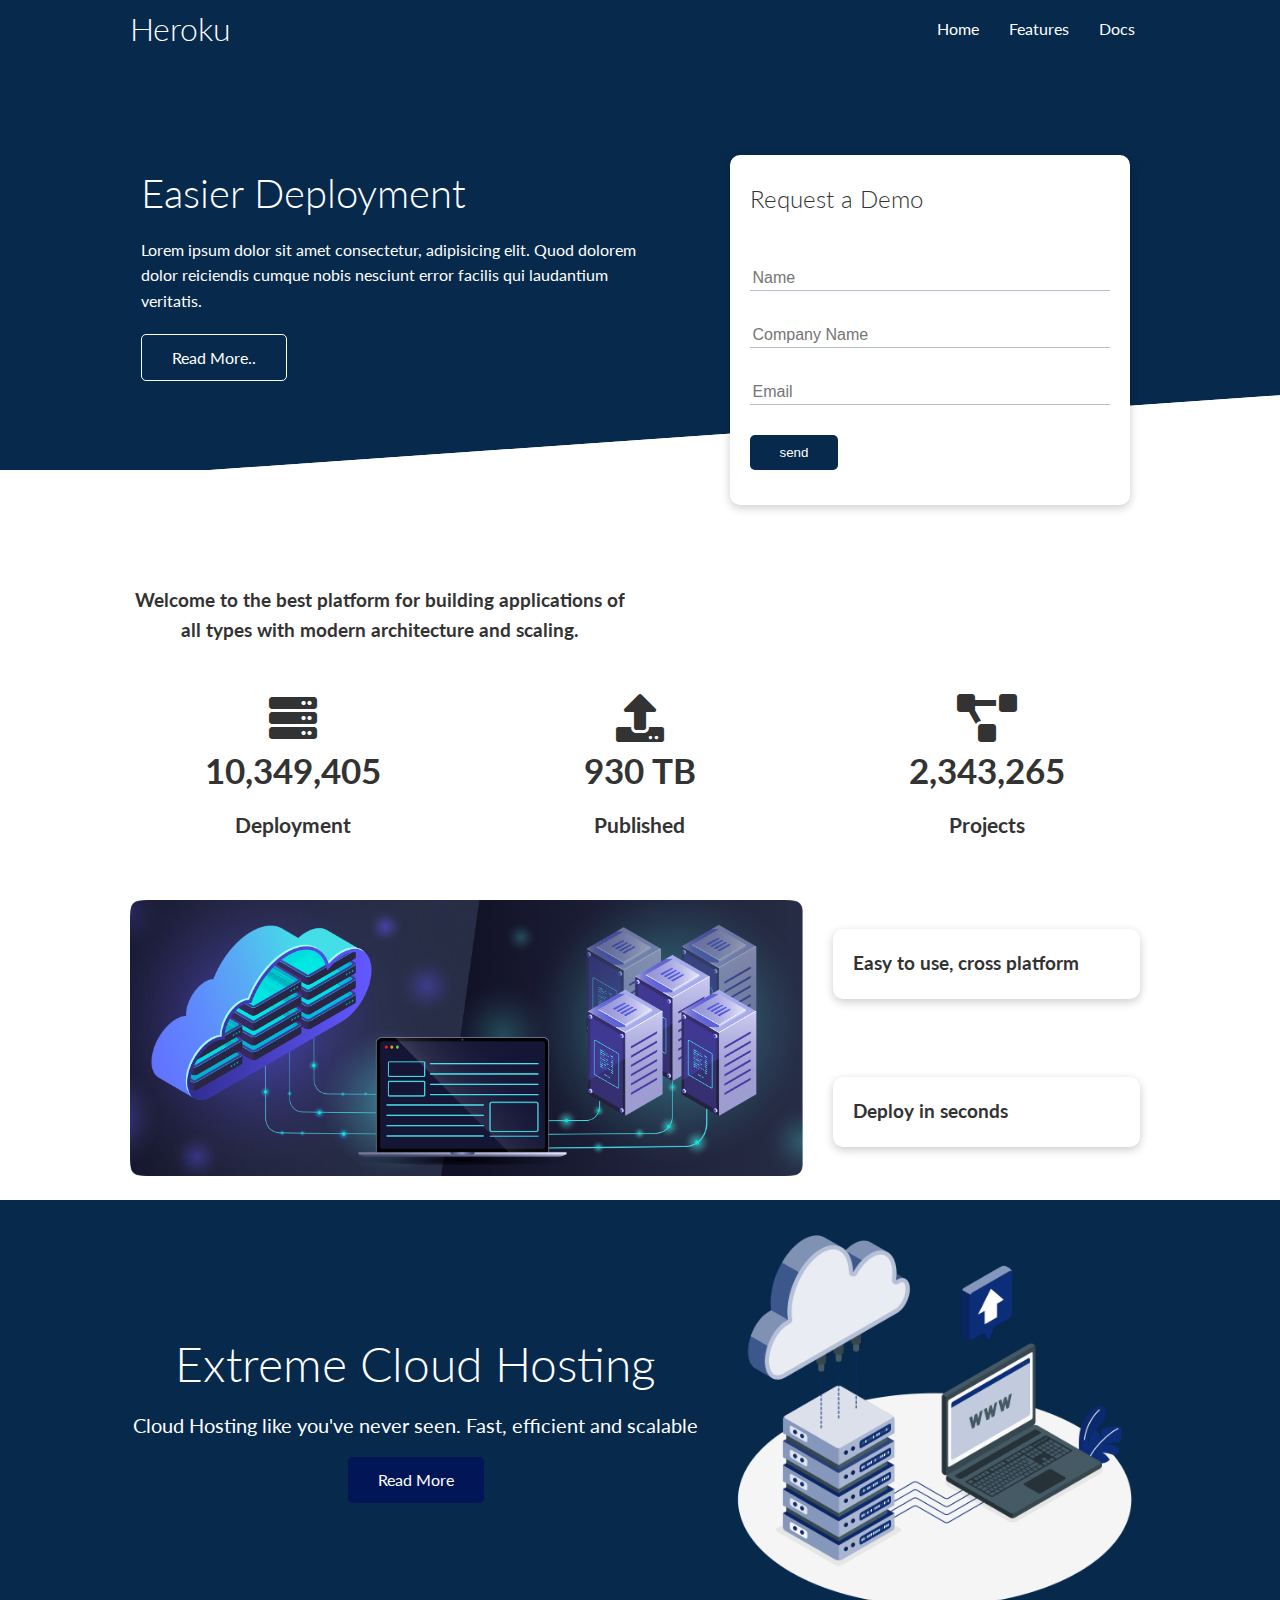
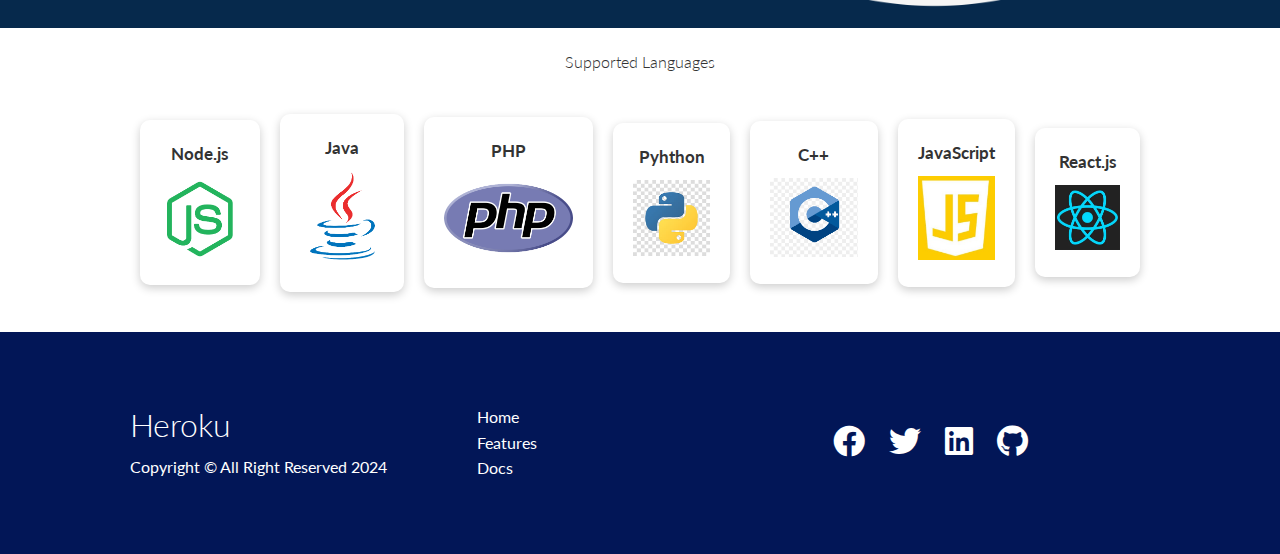
<file: index.html>
<!DOCTYPE html>
<html lang="en">
<head>
  <meta charset="UTF-8">
  <meta name="viewport" content="width=device-width, initial-scale=1.0">
  <link rel="stylesheet" href="CSS/style.css">
  <link rel="stylesheet" href="https://cdnjs.cloudflare.com/ajax/libs/font-awesome/5.15.3/css/all.min.css">
  <title>Heroku | Cloud hosting For Everyone </title>
</head>
<body>
  <!-- Navbar -->
  <div class="navbar">
    <div class="container flex">
      <h1 class="logo">Heroku</h1>
      <nav>
        <ul>
          <li><a href="index.html">Home</a></li>
          <li><a href="features.html">Features</a></li>
          <li><a href="docs.html">Docs</a></li>
        </ul>
      </nav>
    </div>
  </div>

  <!-- Showcase -->
  <section class="showcase">
    <div class="container grid">
      <div class="showcase-text">
        <h1>Easier Deployment</h1>
        <p>Lorem ipsum dolor sit amet consectetur, 
          adipisicing elit. Quod dolorem dolor reiciendis 
          cumque nobis 
        nesciunt error facilis qui laudantium veritatis.</p>
        <a href="features.html" class="btn btn-outline">Read More..</a>
      </div>

      <div class="showcase-form card">
        <h2>Request a Demo</h2>
        <form name="contact" netlify-honeypot="bot-field" method="POST" data-netlify="true">
          <input type="hidden" name="form-name" value="contact">
          <p class="hidden">
            <label>
              Don’t fill this out if you’re human: <input name="bot-field" />
            </label>
          </p>
          <div class="form-control">
            <input type="text" name="name" placeholder="Name" required>
          </div>
          <div class="form-control">
            <input type="text" name="company" placeholder="Company Name" required>
          </div>
          <div class="form-control">
            <input type="email" name="email" placeholder="Email" required>
          </div>
          <input type="submit" value="send" class="btn btn-primary">
        </form>
      </div>
    </div>
  </section>

  <!-- Stats -->
  <section class="stats">
    <div class="container">
      <h3 class="stats-heading text-center my-1">
        Welcome to the best platform for building 
        applications of all types with modern 
        architecture and scaling.
      </h3>
      <div class="grid grid-3 text-center my-4">
        <div>
          <i class="fas fa-server fa-3x"></i>
          <h3>10,349,405</h3>
          <p class="text-secondary">Deployment</p>
        </div>
        <div>
          <i class="fas fa-upload fa-3x"></i>
          <h3>930 TB</h3>
          <p class="text-secondary">Published</p>
        </div>
        <div>
          <i class="fas fa-project-diagram fa-3x"></i>
          <h3>2,343,265</h3>
          <p class="text-secondary">Projects</p>
        </div>
      </div>
    </div>
  </section>

  <!-- CLI -->
  <section class="cli">
    <div class="container grid">
      <img src="images/hosting-1.png" alt="">
      <div class="card">
        <h3>Easy to use, cross platform</h3>
      </div>
      <div class="card">
        <h3>Deploy in seconds</h3>
      </div>
    </div>
  </section>

  <!-- Cloud -->
  <section class="cloud bg-primary my-2 py2">
    <div class="container grid">
      <div class="text-center">
        <h2 class="lg">Extreme Cloud Hosting</h2>
        <p class="lead my-1">Cloud Hosting like you've never seen. Fast, efficient and scalable</p>
        <a href="features.html" class="btn btn-dark">Read More</a>
      </div>
      <img src="images/Cloud hosting-amico (1).png" alt="">
    </div>
  </section>

  <!-- Languages -->
  <section class="languages">
    <h2 class="md text-center my-2">
      Supported Languages
    </h2>
    <div class="container flex">
      <div class="card">
        <h4>Node.js</h4>
        <img src="images/node.png" alt="">
      </div>
      <div class="card">
        <h4>Java</h4>
        <img src="images/Java.png" alt="">
      </div>
      <div class="card">
        <h4>PHP</h4>
        <img src="images/php.png" alt="">
      </div>
      <div class="card">
        <h4>Pyhthon</h4>
        <img src="images/python-1.jpg" alt="">
      </div>
      <div class="card">
        <h4>C++</h4>
        <img src="images/C++1.png" alt="">
      </div>
      <div class="card">
        <h4>JavaScript</h4>
        <img src="images/Javascript1.jpg" alt="">
      </div>
      <div class="card">
        <h4>React.js</h4>
        <img src="images/react.webp" alt="">
      </div>
    </div>
  </section>

  <!-- Footer -->
  <footer class="footer bg-dark py-5">
    <div class="container grid grid-3">
      <div>
        <h1>Heroku</h1>
        <p>Copyright &copy; All Right Reserved 2024</p>
      </div>
      <nav>
        <ul>
          <li><a href="index.html">Home</a></li>
          <li><a href="features.html">Features</a></li>
          <li><a href="docs.html">Docs</a></li>
        </ul>
      </nav>
      <div class="social">
        <a href="#"><i class="fab fa-facebook fa-2x"></i></a>
        <a href="#"><i class="fab fa-twitter fa-2x"></i></a>
        <a href="#"><i class="fab fa-linkedin fa-2x"></i></a>
        <a href="#"><i class="fab fa-github fa-2x"></i></a>
      </div>
    </div>
  </footer>
</body>
</html>
</file>
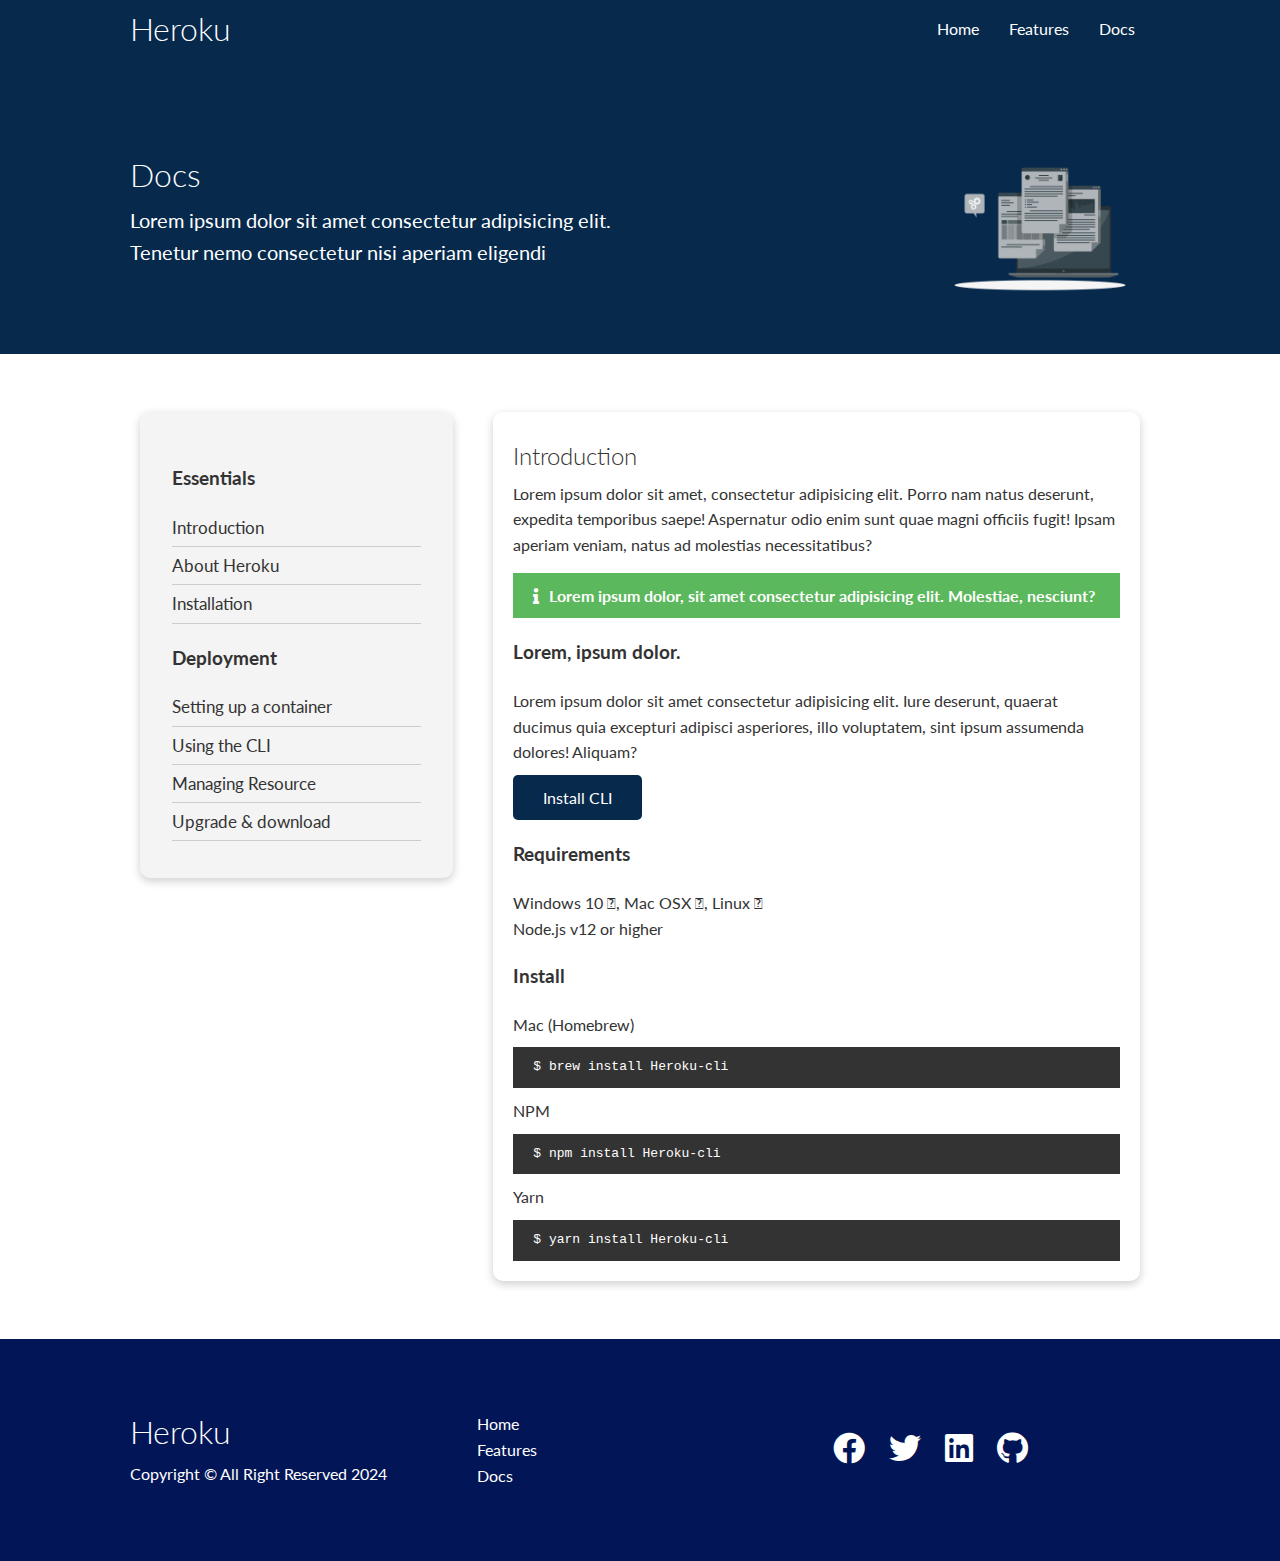
<file: docs.html>
<!DOCTYPE html>
<html lang="en">
<head>
  <meta charset="UTF-8">
  <meta name="viewport" content="width=device-width, initial-scale=1.0">
  <link rel="stylesheet" href="CSS/style.css">
  <link rel="stylesheet" href="https://cdnjs.cloudflare.com/ajax/libs/font-awesome/5.15.3/css/all.min.css">
  <title>Heroku | Cloud hosting For Everyone </title>
</head>
<body>
  <!-- Navbar -->
  <div class="navbar">
    <div class="container flex">
      <h1 class="logo">Heroku</h1>
      <nav>
        <ul>
          <li><a href="index.html">Home</a></li>
          <li><a href="features.html">Features</a></li>
          <li><a href="docs.html">Docs</a></li>
        </ul>
      </nav>
    </div>
  </div>

  <!-- Head -->
  <section class="docs-head bg-primary py-3">
    <div class="container grid">
      <div>
        <h1 class="xl">Docs</h1>
        <p class="lead">Lorem ipsum dolor sit amet 
          consectetur adipisicing elit. 
          Tenetur nemo consectetur nisi aperiam eligendi
        </p>
      </div>
      <img src="images/Online document-rafiki.png" alt="">
    </div>
  </section>

  <!-- Docs Main -->
  <section class="docs-main my-4">
    <div class="container grid">
      <div class="card bg-light p-3">
        <h3 class="my-2">Essentials</h3>
        <nav>
          <ul>
            <li><a class="text-primary" href="#">Introduction</a></li>
            <li><a href="#">About Heroku</a></li>
            <li><a href="#">Installation</a></li>
          </ul>
        </nav>

        <h3 class="my-2">Deployment</h3>
        <nav>
          <ul>
            <li><a href="#">Setting up a container</a></li>
            <li><a href="#">Using the CLI</a></li>
            <li><a href="#">Managing Resource</a></li>
            <li><a href="#">Upgrade & download</a></li>
          </ul>
        </nav>
      </div>
      <div class="card">
        <h2>Introduction</h2>
        <p>Lorem ipsum dolor sit amet, consectetur adipisicing
          elit. Porro nam natus deserunt, expedita 
          temporibus saepe! Aspernatur odio enim sunt 
          quae magni officiis fugit! Ipsam 
          aperiam veniam, natus ad molestias 
          necessitatibus?</p>

          <div class="alert alert-success">
            <i class="fas fa-info"></i>Lorem ipsum dolor, 
            sit amet consectetur adipisicing elit. 
            Molestiae, nesciunt?
          </div>

          <h3>Lorem, ipsum dolor.</h3>
          <p>Lorem ipsum dolor sit amet consectetur 
            adipisicing elit. Iure deserunt, quaerat 
            ducimus quia excepturi adipisci asperiores,
            illo voluptatem, sint ipsum assumenda dolores!
            Aliquam?
          </p>
              <a href="#" class="btn btn-primary">Install CLI</a>

              <h3>Requirements</h3>
              <ul>
                <li>Windows 10 <i class="fa-brands fa-windows"></i>, Mac OSX <i class="fa-brands fa-apple"></i>, Linux <i class="fa-brands fa-linux"></i></li>
                <li>Node.js v12 or higher</li>
              </ul>

              <h3>Install</h3>
              <p>Mac (Homebrew)</p>
              <pre><code>$ brew install Heroku-cli</code></pre>
              <p>NPM</p>
              <pre><code>$ npm install Heroku-cli</code></pre>
              <p>Yarn</p>
              <pre><code>$ yarn install Heroku-cli</code></pre>
      </div>
    </div>
  </section>

 

  <!-- Footer -->
  <footer class="footer bg-dark py-5">
    <div class="container grid grid-3">
      <div>
        <h1>Heroku</h1>
        <p>Copyright &copy; All Right Reserved 2024</p>
      </div>
      <nav>
        <ul>
          <li><a href="index.html">Home</a></li>
          <li><a href="features.html">Features</a></li>
          <li><a href="docs.html">Docs</a></li>
        </ul>
      </nav>
      <div class="social">
        <a href="#"><i class="fab fa-facebook fa-2x"></i></a>
        <a href="#"><i class="fab fa-twitter fa-2x"></i></a>
        <a href="#"><i class="fab fa-linkedin fa-2x"></i></a>
        <a href="#"><i class="fab fa-github fa-2x"></i></a>
      </div>
    </div>
  </footer>
</body>
</html>
</file>
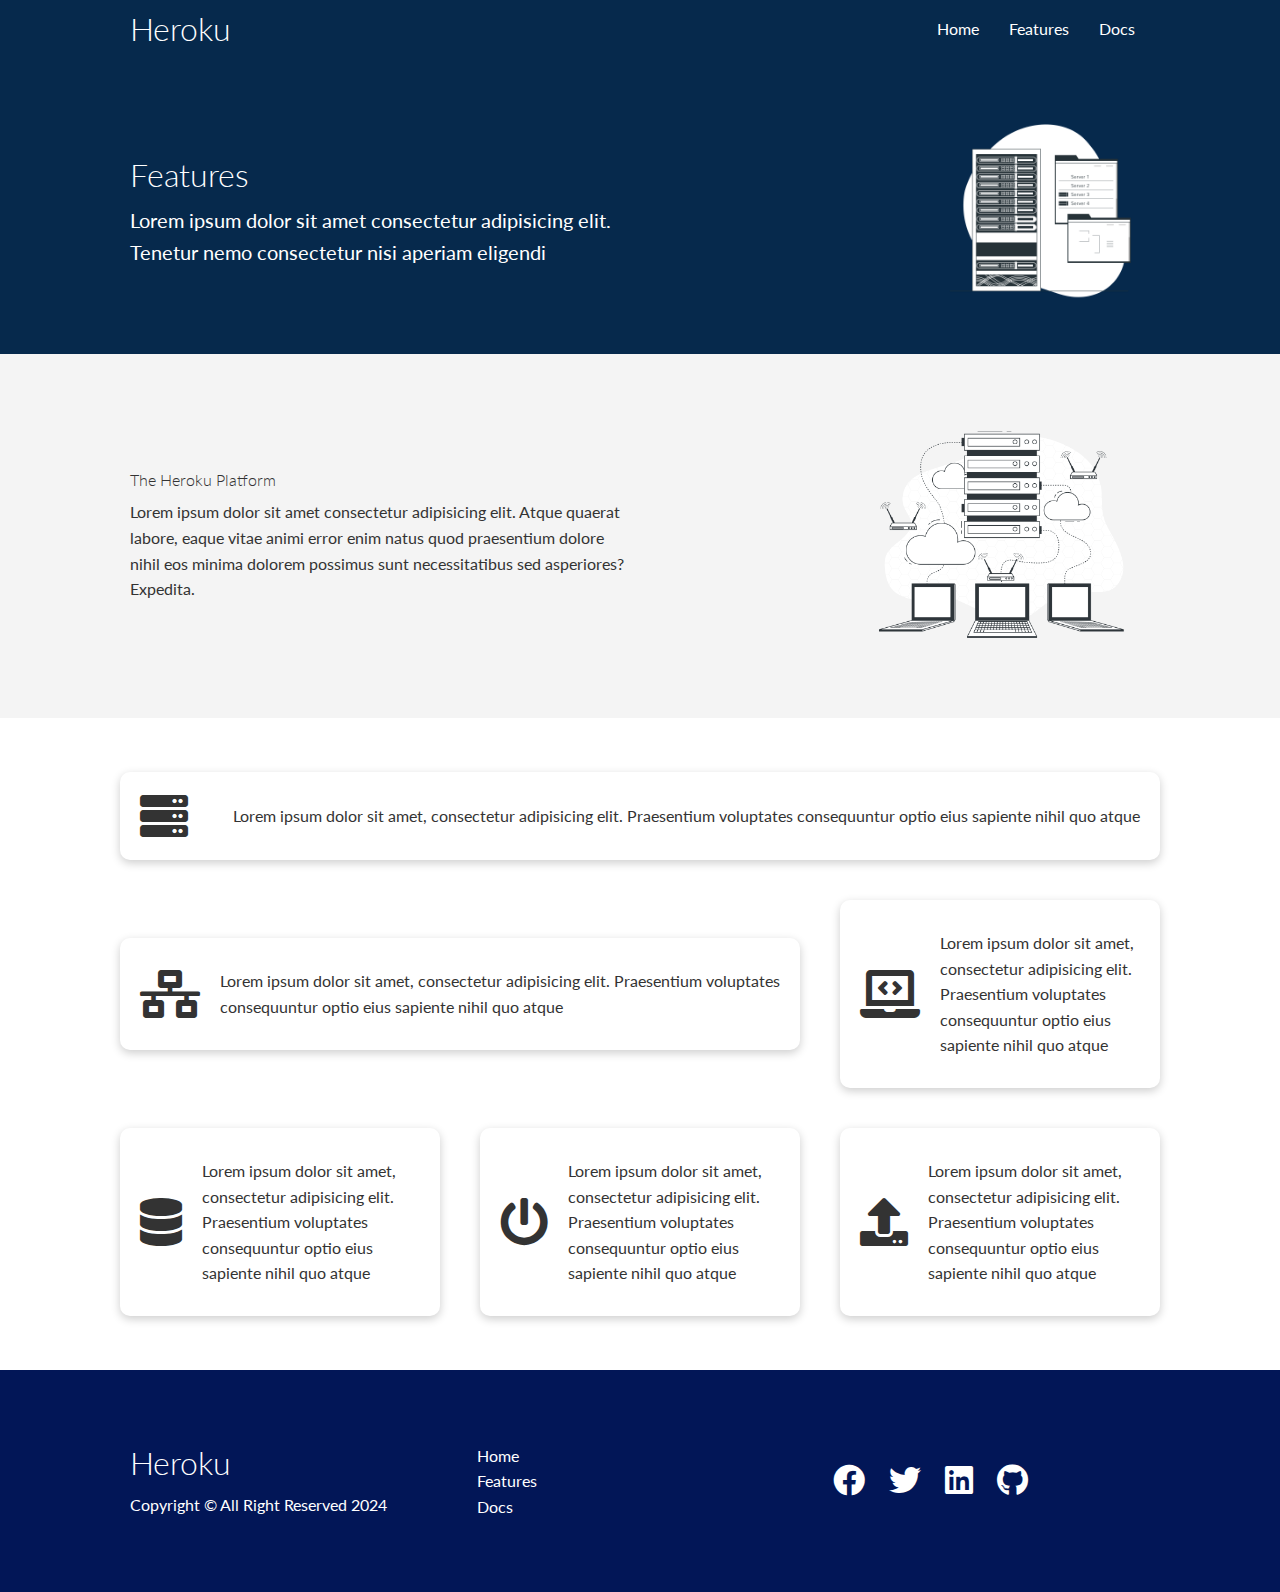
<file: features.html>
<!DOCTYPE html>
<html lang="en">
<head>
  <meta charset="UTF-8">
  <meta name="viewport" content="width=device-width, initial-scale=1.0">
  <link rel="stylesheet" href="CSS/style.css">
  <link rel="stylesheet" href="https://cdnjs.cloudflare.com/ajax/libs/font-awesome/5.15.3/css/all.min.css">
  <title>Heroku | Cloud hosting For Everyone </title>
</head>
<body>
  <!-- Navbar -->
  <div class="navbar">
    <div class="container flex">
      <h1 class="logo">Heroku</h1>
      <nav>
        <ul>
          <li><a href="index.html">Home</a></li>
          <li><a href="features.html">Features</a></li>
          <li><a href="docs.html">Docs</a></li>
        </ul>
      </nav>
    </div>
  </div>

  <!-- Head -->
  <section class="features-head bg-primary py-3">
    <div class="container grid">
      <div>
        <h1 class="xl">Features</h1>
        <p class="lead">Lorem ipsum dolor sit amet 
          consectetur adipisicing elit. 
          Tenetur nemo consectetur nisi aperiam eligendi
        </p>
      </div>
      <img src="images/Server status-bro.png" alt="">
    </div>
  </section>

  <!-- Sub Heading -->
  <section class="features-sub-head bg-light py-3">
    <div class="container grid">
      <div>
        <h1 class="md">The Heroku Platform</h1>
        <p>Lorem ipsum dolor sit amet 
          consectetur adipisicing elit. Atque quaerat 
          labore, eaque vitae animi error enim natus quod 
          praesentium dolore nihil eos minima dolorem 
          possimus sunt necessitatibus sed asperiores? 
          Expedita.
        </p>
      </div>
      <img src="images/Server-bro (1).png" alt="">
    </div>
  </section>

  <!-- Main Content -->
  <section class="features-main my-2">
    <div class="container grid grid-3">
      <div class="card flex">
        <i class="fas fa-server fa-3x"></i>
        <p>Lorem ipsum dolor sit amet, consectetur 
          adipisicing elit. Praesentium voluptates 
          consequuntur optio eius sapiente nihil quo atque 
        </p>
      </div>
      <div class="card flex">
        <i class="fas fa-network-wired fa-3x"></i>
        <p>Lorem ipsum dolor sit amet, consectetur 
          adipisicing elit. Praesentium voluptates 
          consequuntur optio eius sapiente nihil quo atque 
        </p>
      </div>
      <div class="card flex">
        <i class="fas fa-laptop-code fa-3x"></i>
        <p>Lorem ipsum dolor sit amet, consectetur 
          adipisicing elit. Praesentium voluptates 
          consequuntur optio eius sapiente nihil quo atque 
        </p>
      </div>
      <div class="card flex">
        <i class="fas fa-database fa-3x"></i>
        <p>Lorem ipsum dolor sit amet, consectetur 
          adipisicing elit. Praesentium voluptates 
          consequuntur optio eius sapiente nihil quo atque 
        </p>
      </div>
      <div class="card flex">
        <i class="fas fa-power-off fa-3x"></i>
        <p>Lorem ipsum dolor sit amet, consectetur 
          adipisicing elit. Praesentium voluptates 
          consequuntur optio eius sapiente nihil quo atque 
        </p>
      </div>
      <div class="card flex">
        <i class="fas fa-upload fa-3x"></i>
        <p>Lorem ipsum dolor sit amet, consectetur 
          adipisicing elit. Praesentium voluptates 
          consequuntur optio eius sapiente nihil quo atque 
        </p>
      </div>
    </div>
  </section>

  <!-- Footer -->
  <footer class="footer bg-dark py-5">
    <div class="container grid grid-3">
      <div>
        <h1>Heroku</h1>
        <p>Copyright &copy; All Right Reserved 2024</p>
      </div>
      <nav>
        <ul>
          <li><a href="index.html">Home</a></li>
          <li><a href="features.html">Features</a></li>
          <li><a href="docs.html">Docs</a></li>
        </ul>
      </nav>
      <div class="social">
        <a href="#"><i class="fab fa-facebook fa-2x"></i></a>
        <a href="#"><i class="fab fa-twitter fa-2x"></i></a>
        <a href="#"><i class="fab fa-linkedin fa-2x"></i></a>
        <a href="#"><i class="fab fa-github fa-2x"></i></a>
      </div>
    </div>
  </footer>
</body>
</html>
</file>
<file: CSS/style.css>
@import url('https://fonts.googleapis.com/css2?family=Lato:wght@300&display=swap');


:root {
  --primary-color: #06294c;
  --secondary-color: #1c3fa8;
  --dark-color: #021657;
  --light-color: #f4f4f4;
  --success-color: #5cb85c;
  --error-color: #d9534f;

}
* {
  margin: 0;
  box-sizing: border-box;
  padding: 0;
}

body {
  font-family: 'Lato', sans-serif;
  color: #333;
  line-height: 1.6;
}
ul {
  list-style-type: none;
}
a {
  text-decoration: none;
  color: #333;
}

h1, h2 {
  font-weight: 300;
  line-height: 1.2;
  margin: 10px 0;
}
p {
  margin: 10px 0;
}
img {
  width: 100%;
}

code, pre {
  background-color: #333;
  color: #fff;
  padding: 10px;
}

.hidden {
  visibility: hidden;
  height: 0;
}

.logo {
  color: #fff;
}
.navbar {
  background-color: var(--primary-color);
  color: #fff;
  height: 70px;
}

.navbar ul {
  display: flex;
}

.navbar a {
  color: #fff;
  padding: 10px;
  margin: 0 5px;
}

.navbar a:hover {
  border-bottom: 2px #fff solid;
}

.navbar .flex {
  justify-content: space-between;
}

/* Showcase */
.showcase {
  height: 400px;
  background: var(--primary-color);
  color: #fff;
  position: relative;

}

.showcase h1 {
  font-size: 40px;
}

.showcase p {
  margin: 20px 0;
}

.showcase .grid {
  overflow: visible;
  grid-template-columns: 50% 45%;
  gap: 30px;
}

.showcase-text {
  animation: slideInFromLeft 1s ease-in;
}

.showcase-form {
  position: relative;
  top: 60px;
  height: 350px;
  width: 400px;
  padding: 40px;
  z-index: 100;
  justify-self: flex-end;
  animation: slideInFromRight 1s ease-in;
}
.showcase-form .form-control {
  margin: 30px 0;
}
.showcase-form input[type='text'],
.showcase-form input[type='email'] {
  border: 0;
  border-bottom: 1px solid #b4becb;
  width: 100%;
  padding: 3px;
  font-size: 16px
} 
.showcase-form input:focus {
  outline: none;
}

.showcase::before, .showcase::after {
  content: '';
  position: absolute;
  height: 100px;
  bottom: -70px;
  right: 0;
  left: 0;
  background: #fff;
  transform: skewY(-5deg);
  -webkit-transform: skewY(-4deg);
  -moz-transform: skewY(-4deg);
  -ms-transform: skewY(-4deg);
}

/* Stats */
.stats {
  padding-top: 100px;
  animation: slideInFromBottom 1s ease-in;
}

.stats-heading {
  max-width: 500px;
  margin: auto;
}

.stats .grid h3 {
  font-size: 35px;
}

.stats .grid p {
  font-size: 21px;
  font-weight: bold;
}

/* CLi */
.cli .grid {
  grid-template-columns: repeat(3, 1fr);
  grid-template-rows: repeat(2, 1fr);
}

.cli .grid > *:first-child {
  grid-column: 1 / span 2;
  grid-row: 1 / span 2;
}

/* Cloud */
.cloud .grid {
  grid-template-columns: 4fr 3fr;
}

/* Languages */

.languages .card {
  text-align: center;
  margin: 18px 10px 40px;
  transition: transform 0.2s ease-in;
  cursor: pointer;
}

.languages .card h4 {
  font-size: 17px;
  margin-bottom: 10px;
}

.languages .card:hover {
  transform: translateY(-15px);
}

/* Features */
.features-head img, .docs-head img {
  width: 220px;
  justify-self: flex-end;
}

.features-sub-head img {
  width: 300px;
  justify-self: flex-end;
}

.features-main .card > i {
  margin-right: 20px;
}

.features-main .grid {
  padding: 20px;
}

.features-main .grid > *:first-child {
  grid-column: 1 / span 3;
}

.features-main .grid > *:nth-child(2) {
  grid-column: 1 / span 2;
}

/* Docs */
.docs-main h3 {
  margin: 20px 0;
}

.docs-main .grid {
  grid-template-columns: 1fr 2fr;
  align-items: flex-start;
}

.docs-main nav li {
  font-size: 17px;
  padding-bottom: 5px;
  margin-bottom: 5px;
  border-bottom: 1px #ccc solid;
}

.docs-main a:hover {
  font-weight: bold;
}

/* Footer */
.footer .social a {
  margin: 0 10px;
}

/* Utility */
.container {
  max-width: 1100px;
  margin: 0 auto;
  overflow: auto;
  padding: 0 40px;
}

.card {
  background-color: #fff;
  color: #333;
  border-radius: 10px;
  box-shadow: 0 3px 10px rgba(0, 0, 0, 0.2);
  padding: 20px;
  margin: 10px;
}

.btn {
  display: inline-block;
  padding: 10px 30px;
  cursor: pointer;
  background: var(--primary-color);
  color: #fff;
  border: none;
  border-radius: 5px;
}
.btn-outline {
  background-color: transparent;
  border: 1px #fff solid;
}
.btn:hover {
  transform: scale(0.97);
}

/* Background & colored buttons */
.bg-primary, 
.btn-primary {
  background-color: var(--primary-color);
  color: #fff;
}

.bg-secondary, 
.btn-secondary {
  background-color: var(--secondary-color);
  color: #fff;
}

.bg-light, 
.btn-light {
  background-color: var(--light-color);
  color: #333;
}

.bg-dark, 
.btn-dark {
  background-color: var(--dark-color);
  color: #fff;
}

.bg-primary a, 
.btn-primary a,
.bg-secondary a, 
.btn-secondary a,
.bg-dark a, 
.btn-dark a{
  color: #fff;
}

.text-center {
  text-align: center;
}

/* Alert */
.alert {
  background-color: var(--light-color);
  padding: 10px 20px;
  font-weight: bold;
  margin: 15px 0;
}

.alert i {
  margin-right: 10px;
}

.alert-success {
  background-color: var(--success-color);
  color: #fff;
}

.alert-error {
  background-color: var(--error-color);
  color: #fff;
}

/* Text sizes */
.lead {
  font-size: 20px;
}

.sm {
  font-size: 1rem;
}

.md {
  font-size: 1rem;
}

.lg {
  font-size: 3rem;
}

.text-center {
  text-align: center;
}



.flex {
  display: flex;
  justify-content: space-between;
  align-items: center;

}

/* grid */
.grid {
  display: grid;
  grid-template-columns: repeat(2, 1fr);
  gap: 20px;
  justify-content: center;
  align-items: center;
  height: 100%;
}
.grid-3 {
  grid-template-columns: repeat(3, 1fr);
}

/* Margin 1 */
.my-1 {
  margin: 1rem 0;
}

.my-2 {
  margin: 1.5rem 0;
}

.my-3 {
  margin: 2rem 0;
}

.my-4 {
  margin: 3rem 0;
}

.my-5 {
  margin: 4rem 0;
}


/* Margin 2 */
.m-1 {
  margin: 1rem;
}

.m-2 {
  margin: 1.5rem;
}

.m-3 {
  margin: 2rem;
}

.m-4 {
  margin: 3rem ;
}

.m-5 {
  margin: 4rem;
}

/* Padding 1 */
.py-1 {
  padding: 1rem;
}

.py-2 {
  padding: 1.5rem;
}

.py-3 {
  padding: 2rem;
}

.py-4 {
  padding: 3rem ;
}

.py-5 {
  padding: 4rem;
}

/* Padding 2   */
.p-1 {
  padding: 1rem;
}

.p-2 {
  padding: 1.5rem;
}

.p-3 {
  padding: 2rem;
}

.p-4 {
  padding: 3rem ;
}

.p-5 {
  padding: 4rem;
}


@keyframes slideInFromLeft {
  0% {
    transform: translateX(-100%);
  }
  100% {
    transform: translateX(0);
  }
}

@keyframes slideInFromRight {
  0% {
    transform: translateX(100%);
  }
  100% {
    transform: translateX(0);
  }
}

@keyframes slideInFromTop {
  0% {
    transform: translateY(-100%);
  }
  100% {
    transform: translateX(0);
  }
}

@keyframes slideInFromBottom {
  0% {
    transform: translateY(100%);
  }
  100% {
    transform: translateX(0);
  }
}



/* Media Queries: Tablets and Under */
@media (max-width: 768px) {
  .grid, 
  .showcase .grid,
  .stats .grid,
  .cli .grid,
  .cloud .grid,
  .features-main .grid,
  .docs-main .grid {
    grid-template-columns: 1fr;
    grid-template-rows: 1fr;
  }

  .showcase {
    height: auto;
  }

  .showcase-text {
    text-align: center;
    margin-top: 40px;
    animation: slideInFromTop 1s ease-in;
  }

  .showcase-form {
    justify-self: center;
    margin: auto;
    animation: slideInFromBottom 1s ease-in;
  }

  .features-head,
  .features-sub-head,
  .docs-head {
    text-align: center;
  }

  .features-head img,
  .features-sub-head img,
  .docs-head img {
    justify-self: center;
  }

  .features-main .grid > *:first-child,
  .features-main .grid > *:nth-child(2) {
    grid-column: 1;
  }

  .cli .grid > *:first-child {
    grid-column: 1;
    grid-row: 1;
  }
  .languages .card {
    flex-wrap: wrap;
  }
}
/* Mobile */
@media (max-width: 500px) {
  .navbar {
  height: 110px;
  }

  .navbar .flex {
    flex-direction: column;
  }

  .navbar ul {
    padding: 10px;
    background-color: rgba(0, 0, 0, 0.1);
  }
}
</file>
